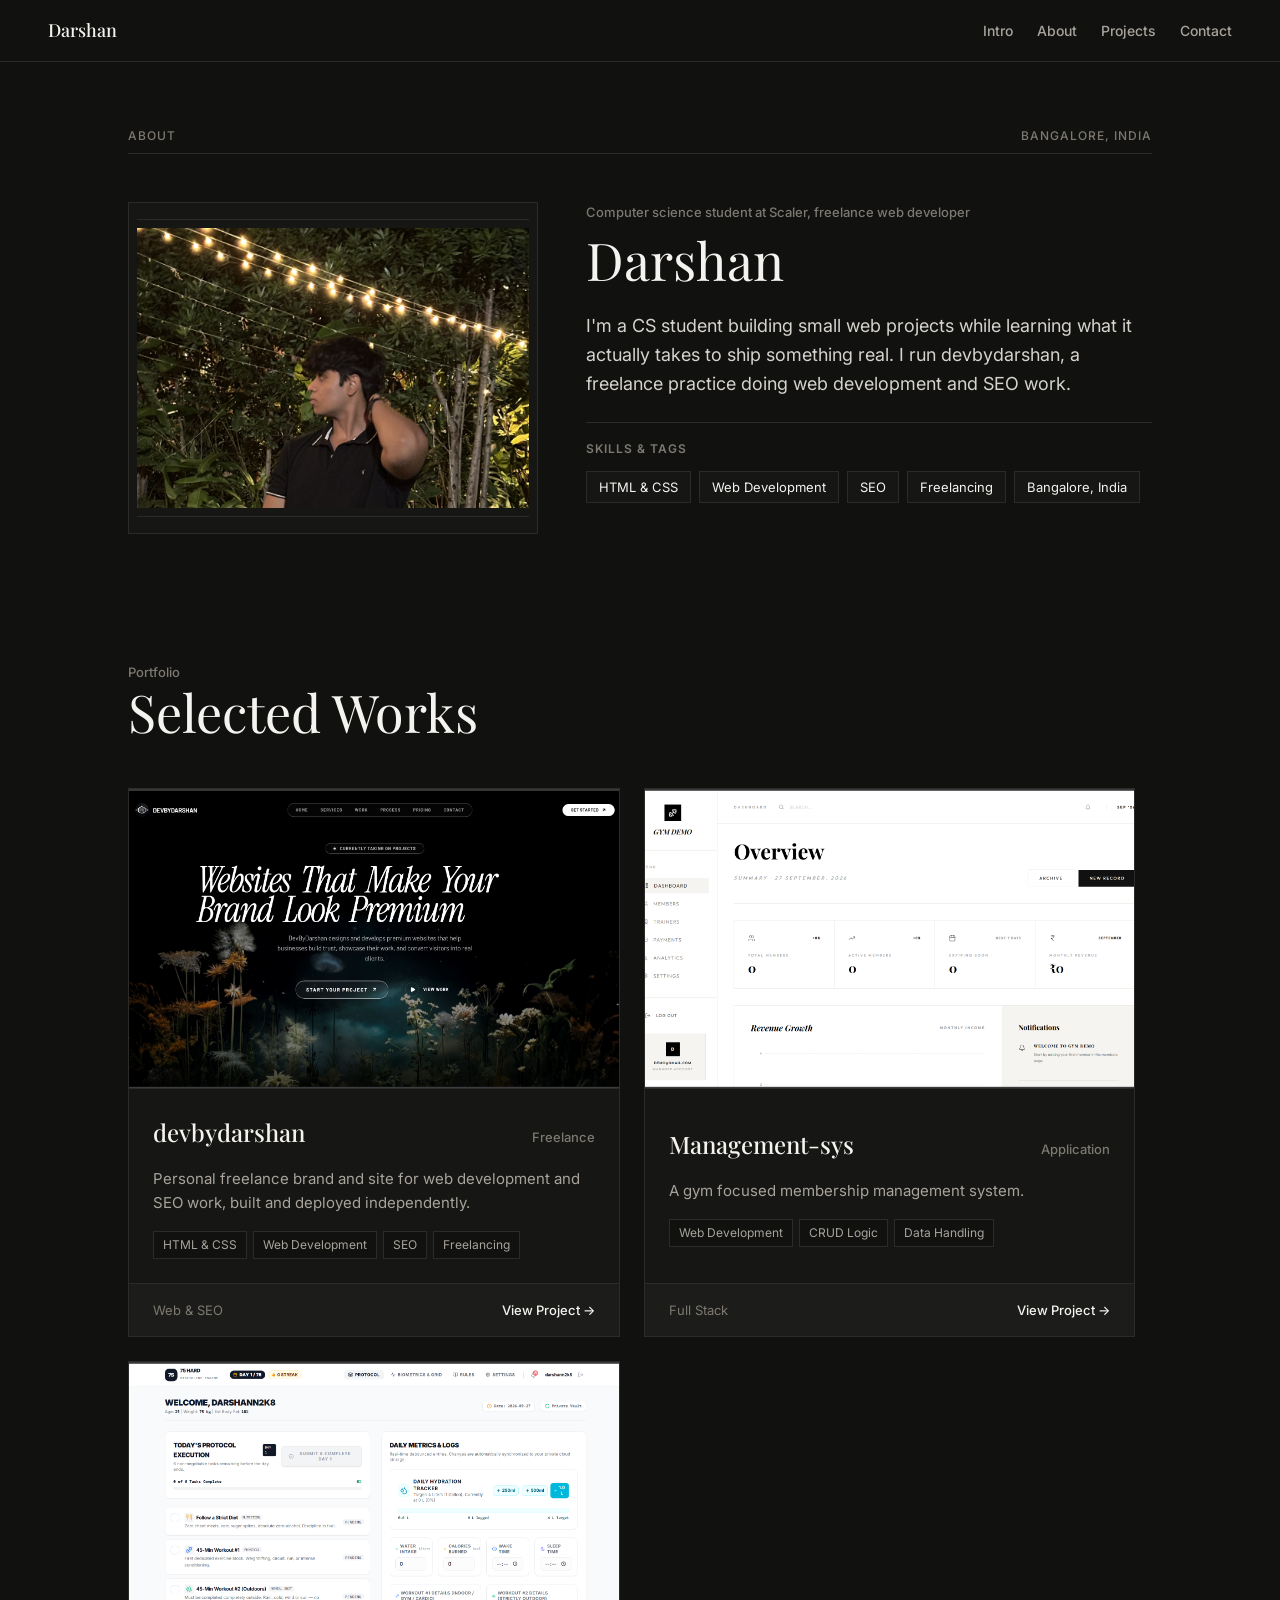
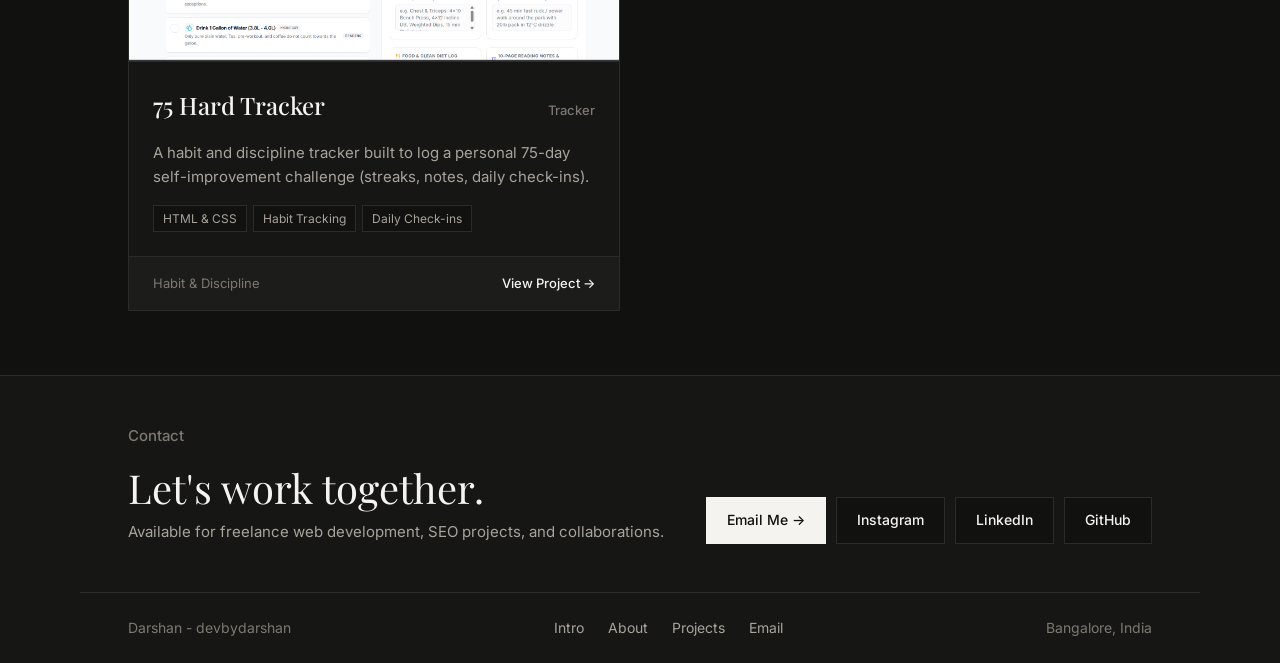
<file: portfolio.html>
<!DOCTYPE html>
<html lang="en">
<head>
  <meta charset="UTF-8">
  <meta name="viewport" content="width=device-width, initial-scale=1.0">
  <title>Darshan - Portfolio</title>
  <link href="https://fonts.googleapis.com/css2?family=Inter:wght@300;400;500;600&family=Playfair+Display:ital,wght@0,400;0,500;0,600;1,400&display=swap" rel="stylesheet">
  <link rel="stylesheet" href="style.css">
</head>
<body>

  <div class="navbar">
    <a class="logo" href="welcome.html">Darshan</a>
    <ul class="nav-links">
      <li><a href="welcome.html">Intro</a></li>
      <li><a href="#about">About</a></li>
      <li><a href="#projects">Projects</a></li>
      <li><a href="#contact">Contact</a></li>
    </ul>
  </div>

  <div class="section" id="about">
    <div class="section-head">
      <span>About</span>
      <span>Bangalore, India</span>
    </div>

    <div class="about">
      <div class="frame">
        <div class="frame-head">
        </div>
        <img class="photo" src="IMG_8036.jpg" alt="Darshan">
        <div class="frame-foot">
        </div>
      </div>

      <div class="info">
        <p class="label">Computer science student at Scaler, freelance web developer</p>
        <h1 class="title">Darshan</h1>
        <p class="bio">
          I'm a CS student building small web projects while learning what
          it actually takes to ship something real. I run devbydarshan, a
          freelance practice doing web development and SEO work.
        </p>

        <h2 class="skills-head">Skills &amp; Tags</h2>
        <ul class="skills">
          <li>HTML &amp; CSS</li>
          <li>Web Development</li>
          <li>SEO</li>
          <li>Freelancing</li>
          <li>Bangalore, India</li>
        </ul>
      </div>
    </div>
  </div>

  <div class="section" id="projects">
    <p class="label">Portfolio</p>
    <h2 class="title">Selected Works</h2>

    <div class="projects">

      <div class="card">
        <img class="card-img" src="Screenshot 2026-09-27 210651.png" alt="devbydarshan">
        <div class="card-body">
          <div class="card-head">
            <h3>devbydarshan</h3>
            <span class="label">Freelance</span>
          </div>
          <p>Personal freelance brand and site for web development and SEO work, built and deployed independently.</p>
          <ul class="tags">
            <li>HTML &amp; CSS</li>
            <li>Web Development</li>
            <li>SEO</li>
            <li>Freelancing</li>
          </ul>
        </div>
        <div class="card-foot">
          <span>Web &amp; SEO</span>
          <a href="#projects">View Project &rarr;</a>
        </div>
      </div>

      <div class="card">
        <img class="card-img" src="Screenshot 2026-09-27 210855.png" alt="Management system">
        <div class="card-body">
          <div class="card-head">
            <h3>Management-sys</h3>
            <span class="label">Application</span>
          </div>
          <p>A gym focused membership management system.</p>
          <ul class="tags">
            <li>Web Development</li>
            <li>CRUD Logic</li>
            <li>Data Handling</li>
          </ul>
        </div>
        <div class="card-foot">
          <span>Full Stack</span>
          <a href="https://management-sy.vercel.app/" target="_blank">View Project &rarr;</a>
        </div>
      </div>

      <div class="card">
        <img class="card-img" src="Screenshot 2026-09-27 211231.png" alt="75 Hard Tracker">
        <div class="card-body">
          <div class="card-head">
            <h3>75 Hard Tracker</h3>
            <span class="label">Tracker</span>
          </div>
          <p>A habit and discipline tracker built to log a personal 75-day self-improvement challenge (streaks, notes, daily check-ins).</p>
          <ul class="tags">
            <li>HTML &amp; CSS</li>
            <li>Habit Tracking</li>
            <li>Daily Check-ins</li>
          </ul>
        </div>
        <div class="card-foot">
          <span>Habit &amp; Discipline</span>
          <a href="https://the75hardchallenge007.vercel.app/" target="_blank">View Project &rarr;</a>
        </div>
      </div>

    </div>
  </div>

  <div class="bottom">

  <div class="contact" id="contact">
    <div class="contact-info">
      <p class="label">Contact</p>
      <h2 class="contact-title">Let's work together.</h2>
      <p>Available for freelance web development, SEO projects, and collaborations.</p>
    </div>

    <div class="buttons">
      <a class="btn main-btn" href="mailto:bansaldarshan07@gmail.com">Email Me &rarr;</a>
      <a class="btn" href="https://www.instagram.com/darshannbansal" target="_blank">Instagram</a>
      <a class="btn" href="https://www.linkedin.com/in/darshan-bansal-a04167253/" target="_blank">LinkedIn</a>
      <a class="btn" href="https://github.com/TheDarshan" target="_blank">GitHub</a>
    </div>
  </div>

  <div class="footer">
    <p>Darshan - devbydarshan</p>
    <ul class="footer-links">
      <li><a href="welcome.html">Intro</a></li>
      <li><a href="#about">About</a></li>
      <li><a href="#projects">Projects</a></li>
      <li><a href="mailto:bansaldarshan07@gmail.com">Email</a></li>
    </ul>
    <p>Bangalore, India</p>
  </div>

  </div>

</body>
</html>
</file>
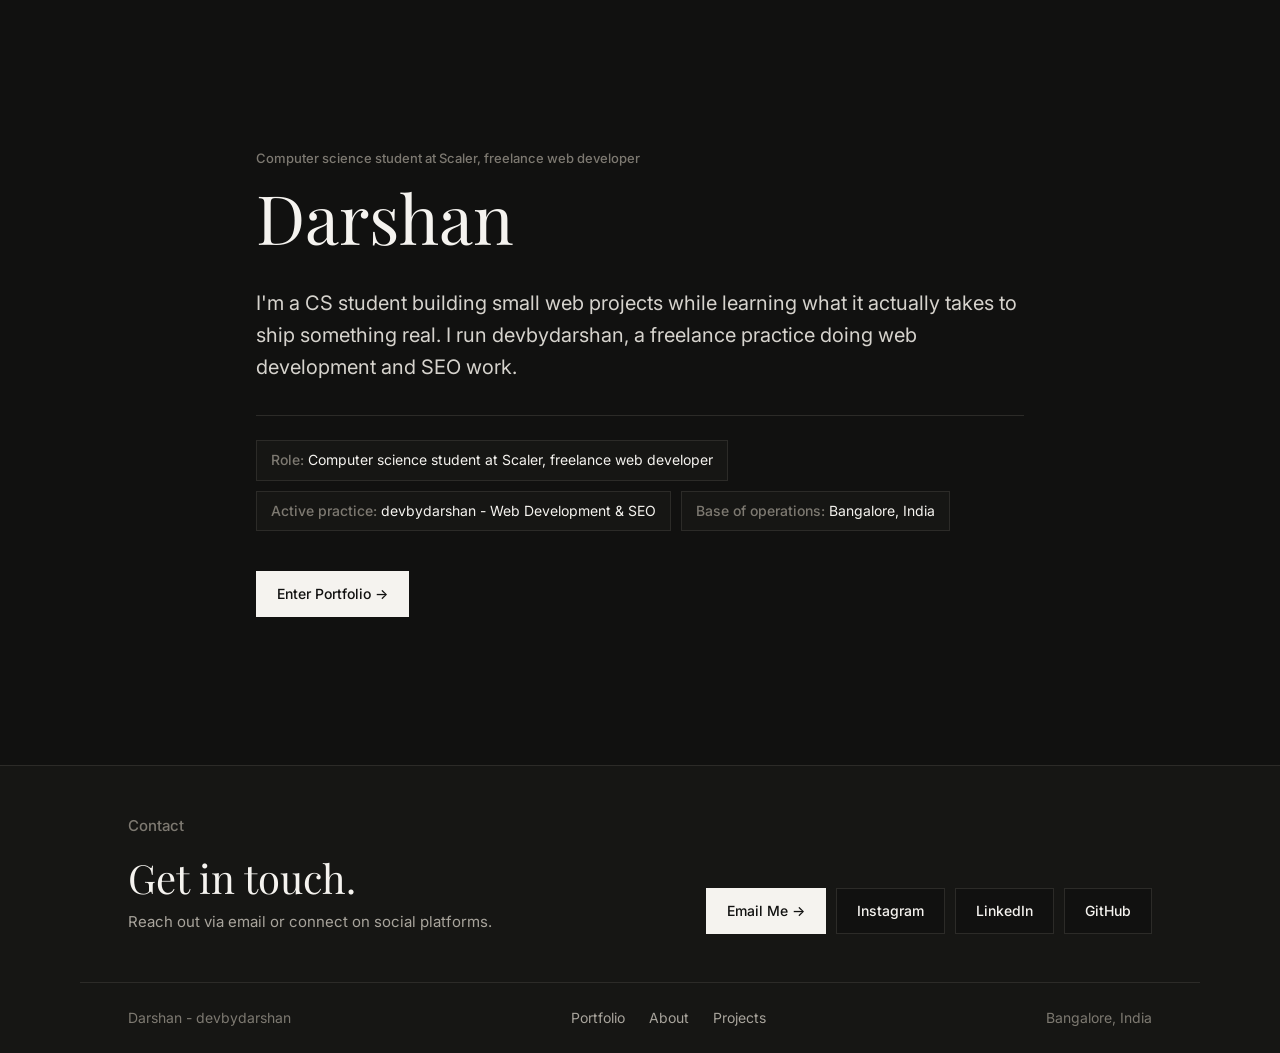
<file: welcome.html>
<!DOCTYPE html>
<html lang="en">
<head>
  <meta charset="UTF-8">
  <meta name="viewport" content="width=device-width, initial-scale=1.0">
  <title>Darshan - Welcome</title>
  <link href="https://fonts.googleapis.com/css2?family=Inter:wght@300;400;500;600&family=Playfair+Display:ital,wght@0,400;0,500;0,600;1,400&display=swap" rel="stylesheet">
  <link rel="stylesheet" href="style.css">
</head>
<body>

  <div class="hero">
    <div class="hero-box">
      <p class="label">Computer science student at Scaler, freelance web developer</p>
      <h1 class="hero-title">Darshan</h1>

      <p class="hero-bio">
        I'm a CS student building small web projects while learning what it
        actually takes to ship something real. I run devbydarshan, a
        freelance practice doing web development and SEO work.
      </p>

      <ul class="hero-tags">
        <li><span>Role:</span> Computer science student at Scaler, freelance web developer</li>
        <li><span>Active practice:</span> devbydarshan - Web Development &amp; SEO</li>
        <li><span>Base of operations:</span> Bangalore, India</li>
      </ul>

      <a class="btn main-btn" href="portfolio.html">Enter Portfolio &rarr;</a>
    </div>
  </div>

  <div class="bottom">

  <div class="contact">
    <div class="contact-info">
      <p class="label">Contact</p>
      <h2 class="contact-title">Get in touch.</h2>
      <p>Reach out via email or connect on social platforms.</p>
    </div>

    <div class="buttons">
      <a class="btn main-btn" href="mailto:bansaldarshan07@gmail.com">Email Me &rarr;</a>
      <a class="btn" href="https://www.instagram.com/darshannbansal" target="_blank">Instagram</a>
      <a class="btn" href="https://www.linkedin.com/in/darshan-bansal-a04167253/" target="_blank">LinkedIn</a>
      <a class="btn" href="https://github.com/TheDarshan" target="_blank">GitHub</a>
    </div>
  </div>

  <div class="footer">
    <p>Darshan - devbydarshan</p>
    <ul class="footer-links">
      <li><a href="portfolio.html">Portfolio</a></li>
      <li><a href="portfolio.html#about">About</a></li>
      <li><a href="portfolio.html#projects">Projects</a></li>
    </ul>
    <p>Bangalore, India</p>
  </div>

  </div>

</body>
</html>
</file>
<file: style.css>
* {
  margin: 0;
  padding: 0;
  box-sizing: border-box;
}

body {
  background-color: #111110;
  color: #d6d3cd;
  font-family: "Inter", sans-serif;
  line-height: 1.6;
}

a {
  color: inherit;
  text-decoration: none;
}

ul {
  list-style: none;
}

img {
  display: block;
}

.label {
  font-size: 13px;
  font-weight: 500;
  color: #7d7971;
}

.title {
  font-family: "Playfair Display", serif;
  font-size: 52px;
  font-weight: 400;
  line-height: 1.1;
  color: #f5f3ef;
}

.navbar {
  position: sticky;
  top: 0;
  background-color: #111110;
  border-bottom: 1px solid #2c2b28;
  padding: 16px 48px;
  display: flex;
  flex-wrap: wrap;
  justify-content: space-between;
  align-items: center;
  gap: 12px;
}

.logo {
  font-family: "Playfair Display", serif;
  font-size: 18px;
  font-weight: 500;
  color: #f5f3ef;
}

.nav-links {
  display: flex;
  gap: 24px;
}

.nav-links a {
  font-size: 14px;
  font-weight: 500;
  color: #a8a49c;
}

.nav-links a:hover {
  color: #f5f3ef;
}

.section {
  max-width: 1120px;
  margin: 0 auto;
  padding: 64px 48px;
}

.section-head {
  display: flex;
  justify-content: space-between;
  border-bottom: 1px solid #2c2b28;
  padding-bottom: 8px;
  margin-bottom: 48px;
  font-size: 12px;
  font-weight: 500;
  text-transform: uppercase;
  letter-spacing: 1px;
  color: #7d7971;
}

.about {
  display: flex;
  gap: 48px;
  align-items: flex-start;
}

.frame {
  width: 42%;
  border: 1px solid #2c2b28;
  background-color: #161614;
  padding: 8px;
}

.frame-head,
.frame-foot {
  display: flex;
  justify-content: space-between;
  font-size: 12px;
  color: #7d7971;
  padding: 4px;
}

.frame-head {
  border-bottom: 1px solid #2c2b28;
  margin-bottom: 8px;
}

.frame-foot {
  border-top: 1px solid #2c2b28;
  margin-top: 8px;
}

.photo {
  width: 100%;
  height: 280px;
  object-fit: cover;
  object-position: top center;
}

.info {
  width: 58%;
}

.info .title {
  margin-top: 8px;
  margin-bottom: 24px;
}

.bio {
  font-size: 18px;
  margin-bottom: 24px;
}

.skills-head {
  border-top: 1px solid #2c2b28;
  padding-top: 16px;
  margin-bottom: 12px;
  font-size: 12px;
  font-weight: 600;
  text-transform: uppercase;
  letter-spacing: 1px;
  color: #7d7971;
}

.skills {
  display: flex;
  flex-wrap: wrap;
  gap: 8px;
}

.skills li {
  border: 1px solid #2c2b28;
  background-color: #161614;
  padding: 5px 12px;
  font-size: 13px;
  color: #f5f3ef;
}

.projects {
  display: flex;
  flex-wrap: wrap;
  gap: 24px;
  margin-top: 48px;
}

.card {
  width: 48%;
  border: 1px solid #2c2b28;
  background-color: #161614;
  display: flex;
  flex-direction: column;
  justify-content: space-between;
}

.card:hover {
  border-color: #f5f3ef;
}

.card-img {
  width: 100%;
  height: 300px;
  object-fit: cover;
  object-position: top center;
  border-bottom: 1px solid #2c2b28;
}

.card-body {
  padding: 24px;
}

.card-head {
  display: flex;
  justify-content: space-between;
  align-items: baseline;
  margin-bottom: 16px;
}

.card-head h3 {
  font-family: "Playfair Display", serif;
  font-size: 24px;
  font-weight: 500;
  color: #f5f3ef;
}

.card-body p {
  font-size: 15px;
  color: #a8a49c;
  margin-bottom: 16px;
}

.tags {
  display: flex;
  flex-wrap: wrap;
  gap: 6px;
}

.tags li {
  border: 1px solid #2c2b28;
  background-color: #111110;
  padding: 3px 9px;
  font-size: 12px;
  color: #a8a49c;
}

.card-foot {
  display: flex;
  justify-content: space-between;
  padding: 16px 24px;
  border-top: 1px solid #2c2b28;
  background-color: #1c1c1a;
  font-size: 13px;
  color: #7d7971;
}

.card-foot a {
  color: #f5f3ef;
  font-weight: 500;
}

.card-foot a:hover {
  text-decoration: underline;
}

.hero {
  min-height: 85vh;
  display: flex;
  align-items: center;
  padding: 96px 48px;
}

.hero-box {
  max-width: 768px;
  margin: 0 auto;
}

.hero-title {
  font-family: "Playfair Display", serif;
  font-size: 68px;
  font-weight: 400;
  line-height: 1.1;
  color: #f5f3ef;
  margin-top: 12px;
  margin-bottom: 32px;
}

.hero-bio {
  font-size: 20px;
  margin-bottom: 32px;
}

.hero-tags {
  display: flex;
  flex-wrap: wrap;
  gap: 10px;
  border-top: 1px solid #2c2b28;
  padding-top: 24px;
  margin-bottom: 40px;
}

.hero-tags li {
  border: 1px solid #2c2b28;
  background-color: #161614;
  padding: 8px 14px;
  font-size: 14px;
  color: #f5f3ef;
}

.hero-tags span {
  font-weight: 500;
  color: #7d7971;
}

.bottom {
  background-color: #161614;
  border-top: 1px solid #2c2b28;
}

.contact {
  max-width: 1120px;
  margin: 0 auto;
  padding: 48px;
  display: flex;
  justify-content: space-between;
  align-items: flex-end;
  gap: 24px;
  border-bottom: 1px solid #2c2b28;
}

.contact-title {
  font-family: "Playfair Display", serif;
  font-size: 40px;
  font-weight: 400;
  color: #f5f3ef;
  margin-top: 8px;
}

.contact-info p {
  font-size: 15px;
  color: #a8a49c;
}

.contact-info .label {
  color: #7d7971;
}

.buttons {
  display: flex;
  flex-wrap: wrap;
  gap: 10px;
}

.btn {
  display: inline-block;
  padding: 11px 20px;
  border: 1px solid #2c2b28;
  background-color: #111110;
  color: #f5f3ef;
  font-size: 14px;
  font-weight: 500;
}

.btn:hover {
  border-color: #f5f3ef;
}

.main-btn {
  background-color: #f5f3ef;
  color: #111110;
  border-color: #f5f3ef;
}

.main-btn:hover {
  background-color: transparent;
  color: #f5f3ef;
}

.footer {
  max-width: 1120px;
  margin: 0 auto;
  padding: 24px 48px;
  display: flex;
  justify-content: space-between;
  align-items: center;
  font-size: 14px;
  color: #7d7971;
}

.footer-links {
  display: flex;
  gap: 24px;
}

.footer-links a {
  color: #a8a49c;
}

.footer-links a:hover {
  color: #f5f3ef;
}

@media (max-width: 768px) {
  .navbar {
    padding: 12px 16px;
  }

  .section {
    padding: 48px 16px;
  }

  .title {
    font-size: 32px;
  }

  .about {
    flex-direction: column;
  }

  .frame,
  .info,
  .card {
    width: 100%;
  }

  .card-img {
    height: 200px;
  }

  .hero {
    padding: 56px 20px;
  }

  .hero-title {
    font-size: 40px;
  }

  .hero-bio {
    font-size: 17px;
  }

  .contact {
    flex-direction: column;
    align-items: flex-start;
    padding: 48px 16px;
  }

  .contact-title {
    font-size: 28px;
  }

  .footer {
    flex-direction: column;
    gap: 16px;
    padding: 24px 16px;
  }
}
</file>
